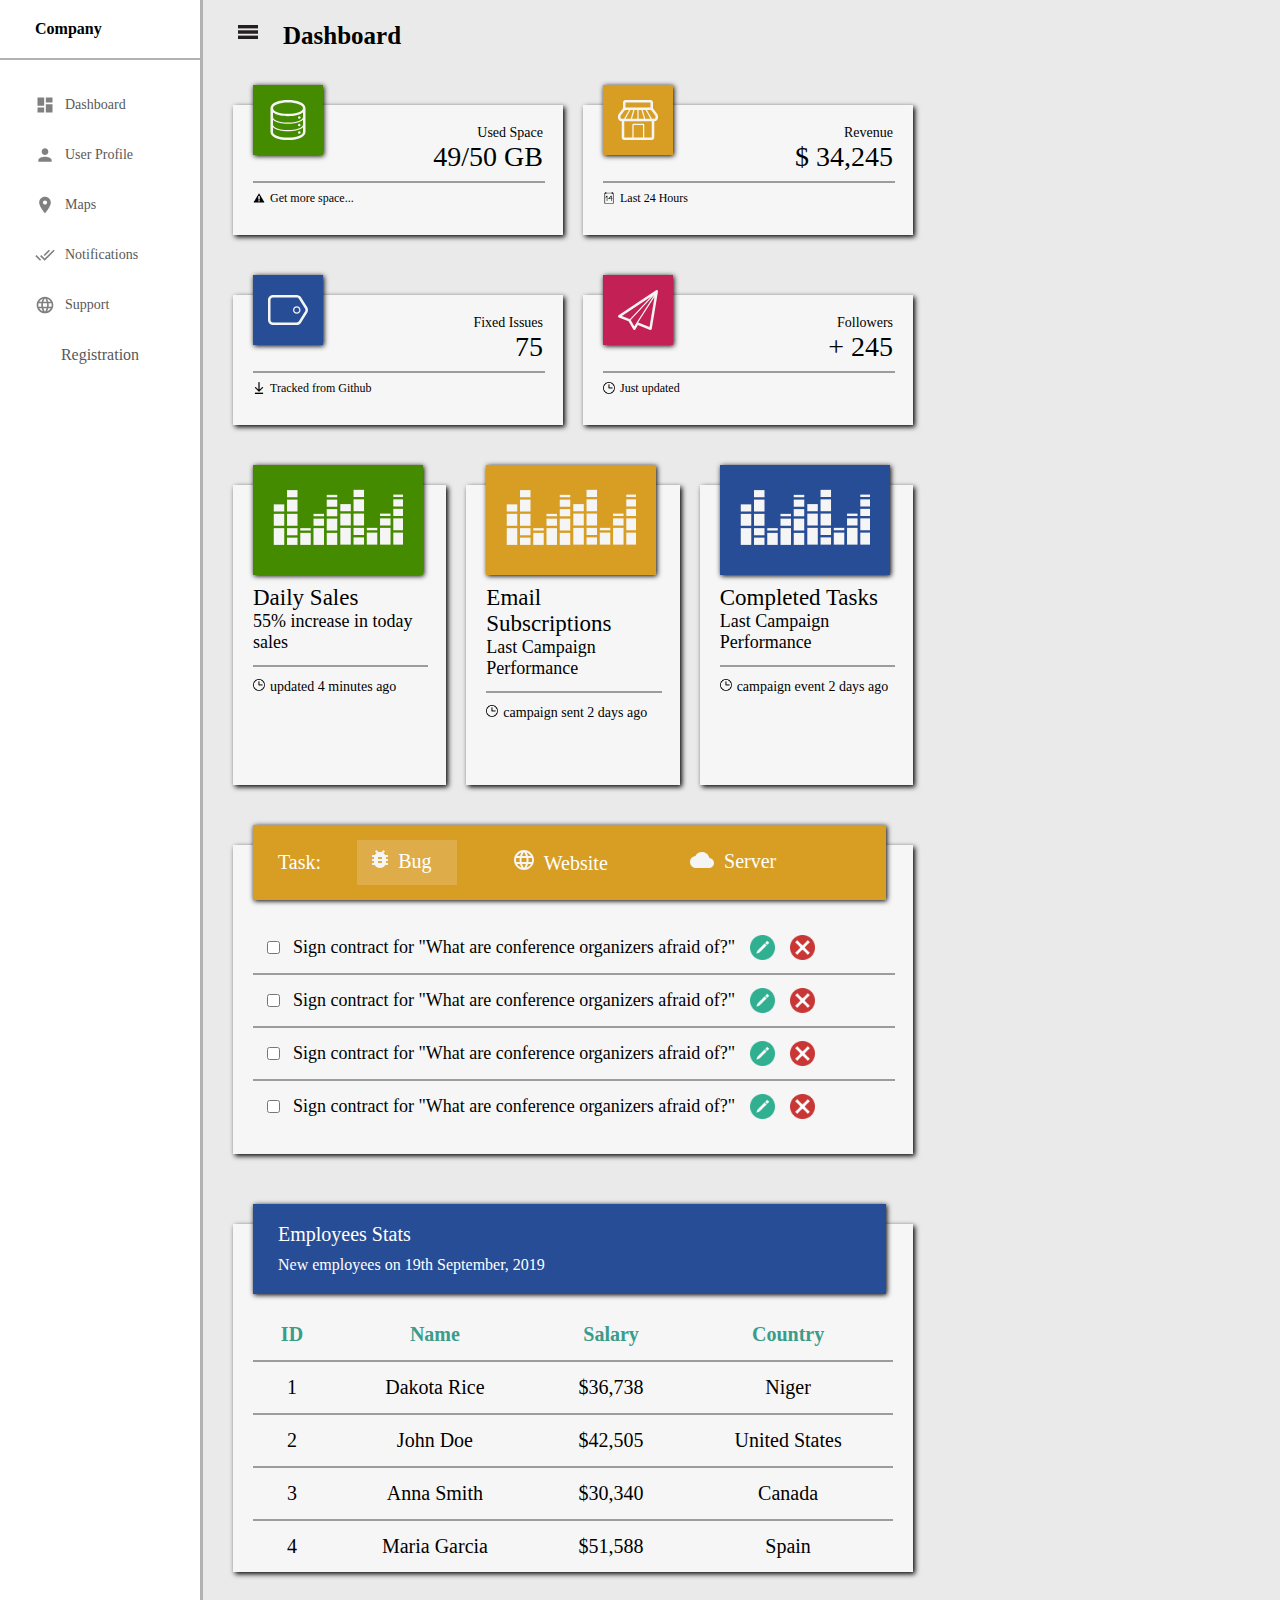
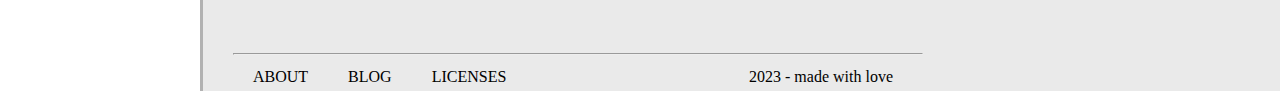
<file: index.html>
<!DOCTYPE html>
<html lang="en">

<head>
   <meta charset="UTF-8">
   <meta name="viewport" content="width=device-width, initial-scale=1.0">
   <link rel="stylesheet" href="css/dashboard.css">
   <title>Document</title> 
</head>

<body>
   <div class="box_left">
      <div class="Company">Company</div>
      <a href="index.html">
         <div class="menu">
            <img class="image_menu" src="img/dashboard_gray.svg" name="dashboard" alt="dashboard_gray">
            <span class="menu_span">Dashboard</span>
         </div>
      </a>
      <a href="user_profile.html">
         <div class="menu">
            <img class="image_menu" src="img/account_gray.svg" name="account" alt="account_gray">
            <span class="menu_span">User Profile</span>
         </div>
      </a>
      <a href="#">
         <div class="menu">
            <img class="image_menu" src="img/map_gray.svg" alt="map_gray">
            <span class="menu_span">Maps</span>
         </div>
      </a>
      <a href="#">
         <div class="menu">
            <img class="image_menu" src="img/notify_gray.svg" alt="notify_gray">
            <span class="menu_span">Notifications</span>
         </div>
      </a>
      <a href="#">
         <div class="menu">
            <img class="image_menu" src="img/support_gray.svg" alt="support_gray">
            <span class="menu_span">Support</span>
         </div>
      </a>
      <a href="registration.html">
         <div class="menu registration">
            <span>Registration</span>
         </div>
      </a>
   </div>

   <div class="box_right">

      <header>
         <div><img src="img/menu.png" alt="menu">Dashboard</div>
      </header>

      <div class="box1">
         <div class="above1_box1">
            <div class="element1">
               <div class="margin">
                  <div class="square1">
                     <img class="image_photo1" src="img/data_white.svg" alt="data_white">
                  </div>
               </div>
               <div class="text_right">
                  <div class="text_1">Used Space</div>
                  <div class="text_2">49/50 GB</div>
               </div>
               <hr class="line">
               <div class="text_3">
                  <img class="image_photo2" src="img/alert.png" alt="alert">Get more space...
               </div>
            </div>

            <div class="element1">
               <div class="margin">
                  <div class="square2">
                     <img class="image_photo1" src="img/shop_white.svg" alt="shop_white">
                  </div>
               </div>
               <div class="text_right">
                  <div class="text_1">Revenue</div>
                  <div class="text_2">$ 34,245</div>
               </div>
               <hr class="line">
               <div class="text_3">
                  <img class="image_photo2" src="img/calendar.png" alt="calendar">Last 24 Hours
               </div>
            </div>
         </div>

         <div class="above2_box1">
            <div class="element1">
               <div class="margin">
                  <div class="square3">
                     <img class="image_photo1" src="img/tag_white.svg" alt="tag_white">
                  </div>
               </div>
               <div class="text_right">
                  <div class="text_1">Fixed Issues</div>
                  <div class="text_2">75</div>
               </div>
               <hr class="line">
               <div class="text_3">
                  <img class="image_photo2" src="img/down.png" alt="down">Tracked from Github
               </div>
            </div>

            <div class="element1">
               <div class="margin">
                  <div class="square4">
                     <img class="image_photo1" src="img/paperplane_white.svg" alt="paperplane_white">
                  </div>
               </div>
               <div class="text_right">
                  <div class="text_1">Followers</div>
                  <div class="text_2">+ 245</div>
               </div>
               <hr class="line">
               <div class="text_3">
                  <img class="image_photo2" src="img/time.png" alt="time">Just updated
               </div>
            </div>
         </div>
      </div>

      <div class="box2">
         <div class="element2">
            <div class="margin2">
               <img class="image_photo3" src="img/graphics.svg" alt="graphics">
            </div>

            <div class="text_4">Daily Sales</div>
            <div class="text_5">55% increase in today sales</div>
            <hr class="line2">

            <div class="text_6">
               <img class="image_photo2" src="img/time.png" alt="time">updated 4 minutes ago
            </div>
         </div>

         <div class="element2_margin_top element2">
            <div class="margin3">
               <img class="image_photo3" src="img/graphics.svg" alt="graphics">
            </div>

            <div class="text_4">Email Subscriptions</div>
            <div class="text_5">Last Campaign Performance</div>
            <hr class="line2">

            <div class="text_6">
               <img class="image_photo2" src="img/time.png" alt="time">campaign sent 2 days ago
            </div>
         </div>

         <div class="element2_margin_top element2">
            <div class="margin4">
               <img class="image_photo3" src="img/graphics.svg" alt="graphics">
            </div>

            <div class="text_4">Completed Tasks</div>
            <div class="text_5">Last Campaign Performance</div>
            <hr class="line2">

            <div class="text_6">
               <img class="image_photo2" src="img/time.png" alt="time">campaign event 2 days ago
            </div>
         </div>

      </div>
      <div class="box3">
         <div class="element3">
            <div class="margin5">
               <div class="square5">
                  Task:
                  <div class="submenu">
                     <div class="submenu_svg1">
                        <div><img src="img/bug.svg" alt=""><span class="text_7">Bug</span></div>
                     </div>
                     <div class="submenu_svg2">
                        <div><img src="img/web.svg" alt=""><span class="text_7">Website</span></div>
                     </div>
                     <div class="submenu_svg2">
                        <div><img src="img/cloud.svg" alt=""><span class="text_7">Server</span></div>
                     </div>
                  </div>
               </div>
            </div>

            <div class="task_box">
               <div class="task">
                  <label><input type="checkbox" name="Checkbox2" value="option2">
                     <span class="task_text">Sign contract for "What are conference organizers afraid of?"</span>
                     <div class="task_photo">
                        <img src="img/edit.png" alt="edit">
                     </div>
                     <div class="task_photo">
                        <img src="img/remove.png" alt="remove">
                     </div>
                  </label>
               </div>
               <hr class="line">
               <div class="task">
                  <label><input type="checkbox" name="Checkbox2" value="option2">
                     <span class="task_text">Sign contract for "What are conference organizers afraid of?"</span>
                     <div class="task_photo">
                        <img src="img/edit.png" alt="edit">
                     </div>
                     <div class="task_photo">
                        <img src="img/remove.png" alt="remove">
                     </div>
                  </label>
               </div>
               <hr class="line">
               <div class="task">
                  <label><input type="checkbox" name="Checkbox2" value="option2">
                     <span class="task_text">Sign contract for "What are conference organizers afraid of?"</span>
                     <div class="task_photo">
                        <img src="img/edit.png" alt="edit">
                     </div>
                     <div class="task_photo">
                        <img src="img/remove.png" alt="remove">
                     </div>
                  </label>
               </div>
               <hr class="line">
               <div class="task">
                  <label><input type="checkbox" name="Checkbox2" value="option2">
                     <span class="task_text">Sign contract for "What are conference organizers afraid of?"</span>
                     <div class="task_photo">
                        <img src="img/edit.png" alt="edit">
                     </div>
                     <div class="task_photo">
                        <img src="img/remove.png" alt="remove">
                     </div>
                  </label>
               </div>
            </div>
         </div>

         <div class="element3 element3_margintop">
            <div class="margin6">
               <div class="square6">
                  <div>Employees Stats</div>
                  <div class="text_8">New employees on 19th September, 2019</div>
               </div>
            </div>
            <table>
               <thead>
                  <tr>
                     <th>ID</th>
                     <th>Name</th>
                     <th>Salary</th>
                     <th>Country</th>
                  </tr>
               </thead>
               <tbody>
                  <tr>
                     <td>1</td>
                     <td>Dakota Rice</td>
                     <td>$36,738</td>
                     <td>Niger</td>
                  </tr>
                  <tr>
                     <td>2</td>
                     <td>John Doe</td>
                     <td>$42,505</td>
                     <td>United States</td>
                  </tr>
                  <tr>
                     <td>3</td>
                     <td>Anna Smith</td>
                     <td>$30,340</td>
                     <td>Canada</td>
                  </tr>
                  <tr>
                     <td>4</td>
                     <td>Maria Garcia</td>
                     <td>$51,588</td>
                     <td>Spain</td>
                  </tr>
               </tbody>
            </table>
         </div>
      </div>

      <div class="push"></div>

      <footer>
         <hr>
         <div class="footer_row">
            <div class="footer_left">
               <div class="button">ABOUT</div>
               <div class="button">BLOG</div>
               <div class="button">LICENSES</div>
            </div>
            <div class="footer_right">2023 - made with love</div>
         </div>
      </footer>
   </div>
</body>

</html>
</file>
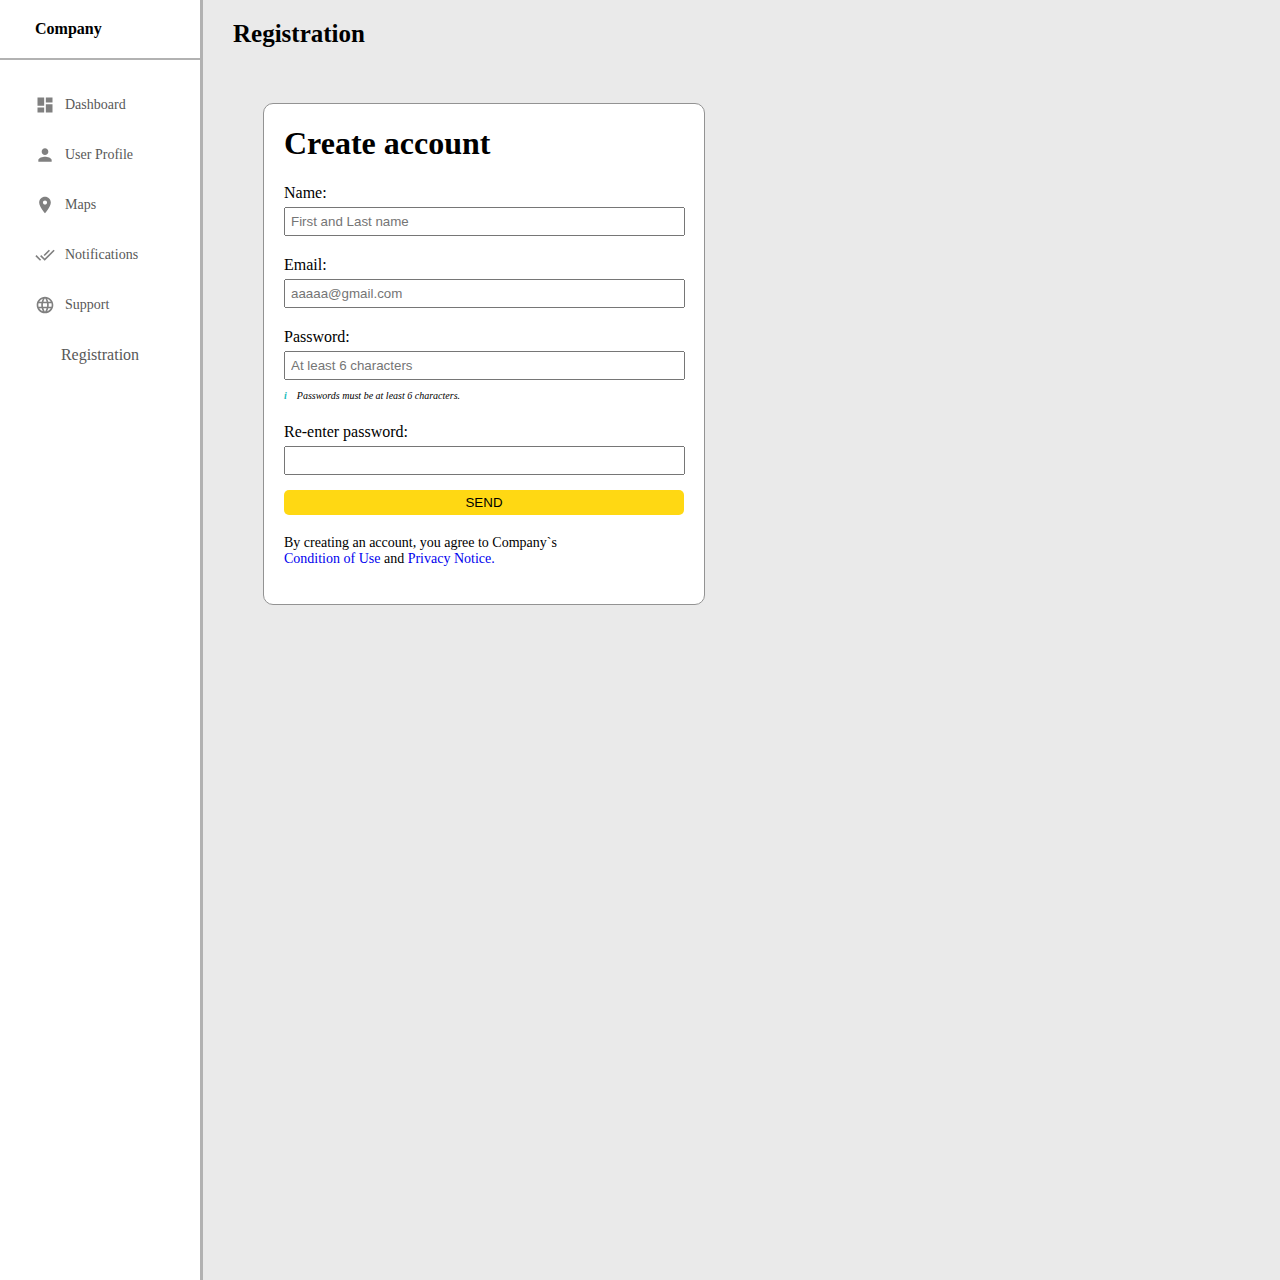
<file: registration.html>
<!DOCTYPE html>
<html lang="en">

<head>
   <meta charset="UTF-8">
   <meta name="viewport" content="width=device-width, initial-scale=1.0">
   <link rel="stylesheet" href="css/registration.css">
   <title>Document</title>
</head>

<body>
   <div class="box_left">
      <div class="Company">Company</div>
      <a href="index.html">
         <div class="menu">
            <img class="image_menu" src="img/dashboard_gray.svg" name="dashboard" alt="dashboard_gray">
            <span class="menu_span">Dashboard</span>
         </div>
      </a>
      <a href="user_profile.html">
         <div class="menu">
            <img class="image_menu" src="img/account_gray.svg" name="account" alt="account_gray">
            <span class="menu_span">User Profile</span>
         </div>
      </a>
      <a href="#">
         <div class="menu">
            <img class="image_menu" src="img/map_gray.svg" alt="map_gray">
            <span class="menu_span">Maps</span>
         </div>
      </a>
      <a href="#">
         <div class="menu">
            <img class="image_menu" src="img/notify_gray.svg" alt="notify_gray">
            <span class="menu_span">Notifications</span>
         </div>
      </a>
      <a href="#">
         <div class="menu">
            <img class="image_menu" src="img/support_gray.svg" alt="support_gray">
            <span class="menu_span">Support</span>
         </div>
      </a>
      <a href="registration.html">
         <div class="menu registration">
            <span>Registration</span>
         </div>
      </a>
   </div>

   <main>
      <header>
         <div><img src="/img/menu.png" alt="menu">Registration</div>
      </header>
      <div class="center">
         <div class="box">
            <h1>Create account</h1>
            <form method="get">
               <label>Name:
                  <input type="text" name="myname" placeholder="First and Last name" id="name" pattern="^[a-zA-Z]+$">
               </label>
               <label>Email:
                  <input type="email" name="email" placeholder="aaaaa@gmail.com"
                     pattern="^(\w{5,}@)(([a-z]|[A-Z]){3,5})(\.[a-z]{2,5})$" />
               </label>
               <label>Password:
                  <input type="password" name="pass" placeholder="At least 6 characters" minlength="6"
                     maxlength="100" />
                  <div><i><b>i</b>Passwords must be at least 6 characters.</i></div>
               </label>
               <label>Re-enter password:
                  <input type="password" name="Re_enter_pass" minlength="6" maxlength="100" />
               </label>
               <div><input class="button" type="submit" value="SEND" /></div>
            </form>
            <div class="inform1">By creating an account, you agree to Company`s</div>
            <div class="inform1"><a href="#">Condition of Use</a> and <a href="#">Privacy Notice.</a></div>
         </div>
      </div>
   </main>


</body>

</html>
</file>
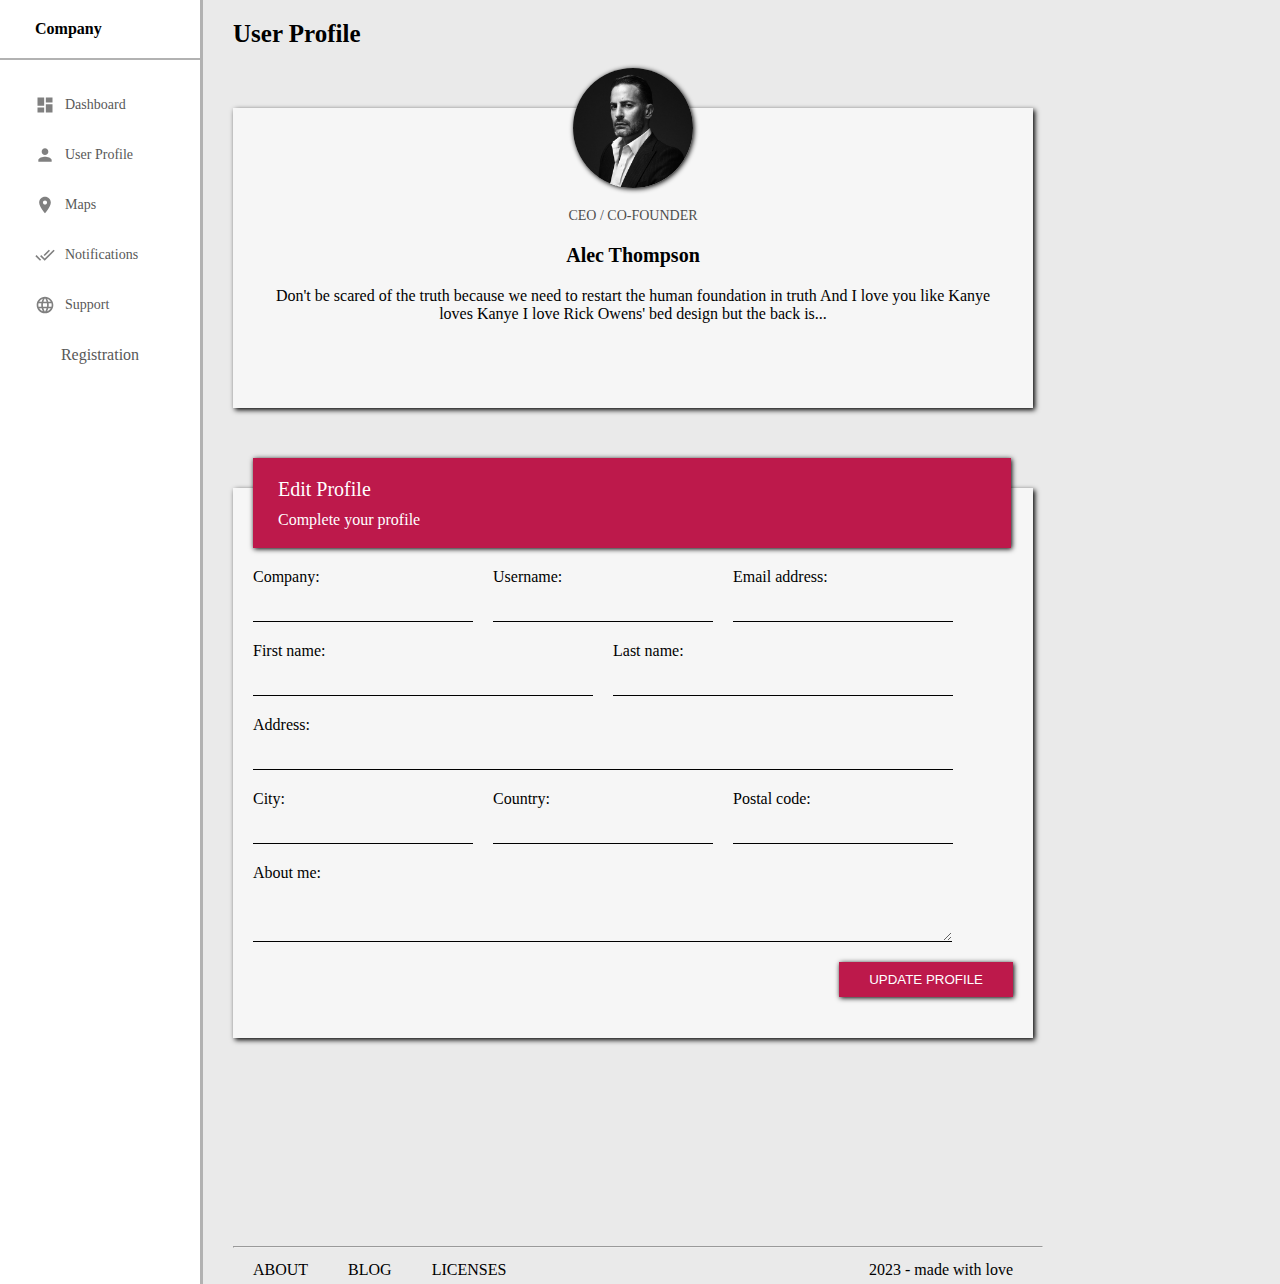
<file: user_profile.html>
<!DOCTYPE html>
<html lang="en">

<head>
   <meta charset="UTF-8">
   <meta name="viewport" content="width=device-width, initial-scale=1.0">
   <link rel="stylesheet" href="css/user_profile.css">
   <title>Document</title>
</head>

<body>
   <div class="box_left">
      <div class="Company">Company</div>
      <a href="index.html">
         <div class="menu">
            <img class="image_menu" src="img/dashboard_gray.svg" name="dashboard" alt="dashboard_gray">
            <span class="menu_span">Dashboard</span>
         </div>
      </a>
      <a href="user_profile.html">
         <div class="menu">
            <img class="image_menu" src="img/account_gray.svg" name="account" alt="account_gray">
            <span class="menu_span">User Profile</span>
         </div>
      </a>
      <a href="#">
         <div class="menu">
            <img class="image_menu" src="img/map_gray.svg" alt="map_gray">
            <span class="menu_span">Maps</span>
         </div>
      </a>
      <a href="#">
         <div class="menu">
            <img class="image_menu" src="img/notify_gray.svg" alt="notify_gray">
            <span class="menu_span">Notifications</span>
         </div>
      </a>
      <a href="#">
         <div class="menu">
            <img class="image_menu" src="img/support_gray.svg" alt="support_gray">
            <span class="menu_span">Support</span>
         </div>
      </a>
      <a href="registration.html">
         <div class="menu registration">
            <span>Registration</span>
         </div>
      </a>
   </div>

   <div class="box_right">

      <header>
         <div><img src="img/menu.png" alt="menu">User Profile</div>
      </header>

      <div class="box1">

         <div class="element1">
            <div class="margin1">
               <div class="square1">
                  <div>Edit Profile</div>
                  <div class="text_1">Complete your profile</div>
               </div>
            </div>
            <form method="get">
               <div class="form_box1">
                  <label>Company:
                     <input type="text" pattern="^[a-zA-Z]+$">
                  </label>
                  <label>Username:
                     <input type="text" pattern="^[a-zA-Z]+$">
                  </label>
                  <label>Email address:
                     <input type="email" pattern="^(\w{5,}@)(([a-z]|[A-Z]){3,5})(\.[a-z]{2,5})$">
                  </label>
               </div>

               <div class="form_box2">
                  <label>First name:
                     <input type="text" pattern="^[a-zA-Z]+$">
                  </label>
                  <label>Last name:
                     <input type="text" pattern="^[a-zA-Z]+$">
                  </label>
               </div>

               <div class="form_box3">
                  <label>Address:
                     <input type="text">
                  </label>
               </div>

               <div class="form_box1">
                  <label>City:
                     <input type="text" pattern="^[a-zA-Z]+$">
                  </label>
                  <label>Country:
                     <input type="text" pattern="^[a-zA-Z]+$">
                  </label>
                  <label>Postal code:
                     <input type="text">
                  </label>
               </div>

               <div class="form_box4">
                  <label>About me:<textarea rows="3" cols="50" maxlength="500"></textarea></label>
               </div>

               <div class="form_button"><input type="submit" value="UPDATE PROFILE" /></div>

            </form>
         </div>

         <div class="element2">
            <div class="margin2">
               <img src="img/marc.jpg" alt="marc_photo">
            </div>
            <div class="text_center">
               <div class="text_2">CEO / CO-FOUNDER</div>
               <div class="text_3"><b>Alec Thompson</b></div>
               <div class="text_4">Don't be scared of the truth because we need to restart the human foundation in truth
                  And I love you like Kanye loves Kanye I love Rick Owens' bed design but the back is...</div>
            </div>
         </div>
      </div>

      <div class="push"></div>

      <footer>
         <hr>
         <div class="footer_row">
            <div class="footer_left">
               <div class="button">ABOUT</div>
               <div class="button">BLOG</div>
               <div class="button">LICENSES</div>
            </div>
            <div class="footer_right">2023 - made with love</div>
         </div>
      </footer>
   </div>
</body>

</html>
</file>
<file: css/dashboard.css>
body {
   min-height: 100vh;
   margin: 0;
   padding: 0;
   font-family: 'Segoe UI';
   display: flex;
}

.box_left {
   min-width: 200px;
   min-height: 100%;
   border-right: 3px solid rgba(0, 0, 0, 0.3);
}

.box_left a {
   text-decoration: none;
}

.Company {
   padding: 20px 0px 20px 35px;
   font-weight: 700;
   margin-bottom: 20px;
   border-bottom: 2px solid rgba(0, 0, 0, 0.3);
}

.image_menu {
   width: 20px;
   margin-left: 10px;
}

.menu {
   display: flex;
   align-items: center;
   width: 75%;
   height: 40px;
   margin: 0px 20px 0px 20px;
   padding: 5px;
   color: rgb(88, 88, 88);
}

.menu:hover {
   background: rgb(152, 28, 70);
   color: white;
}

.menu_span {
   font-size: 14px;
   margin-left: 10px;
}

.box_right {
   min-height: 100vh;
   background-color: rgb(234, 234, 234);
   flex: 1;
   padding: 0px 30px 0px 30px;
}

.box1 {
   display: flex;
   justify-content: space-between;
   width: 1160px;
   height: 130px;
   gap: 20px;
}

.element1 {
   width: 290px;
   height: 130px;
   background-color: rgb(246, 246, 246);
   box-shadow: 2px 2px 5px rgb(0, 0, 0);
   padding-left: 20px;
   padding-right: 20px;
}

.square1,
.square2,
.square3,
.square4 {
   width: 70px;
   height: 70px;
   display: flex;
   justify-content: center;
   box-shadow: 1px 1px 5px rgb(0, 0, 0);
}

.square1 {
   background-color: rgb(68, 139, 0);
}

.square2 {
   background-color: rgb(216, 158, 36);
}

.square3 {
   background-color: rgb(39, 77, 151);
}

.square4 {
   background-color: rgb(195, 32, 86);
}

.image_photo1 {
   width: 40px;
}

.image_photo2 {
   width: 12px;
   margin-right: 5px;
}

.margin {
   margin-top: -20px;
   position: absolute;
}

.text_right {
   width: 100%;
   display: flex;
   flex-direction: column;
   justify-content: flex-end;
   margin-top: 20px;
}

.text_1 {
   display: flex;
   justify-content: flex-end;
   font-size: 14px;
}

.text_2 {
   display: flex;
   justify-content: flex-end;
   font-size: 28px;
}

.text_3 {
   font-size: 12px;
   display: flex;
   align-items: center;
}

.line {
   width: 100%;
   border: 1px solid rgb(156, 156, 156);
}

.box2 {
   margin-top: 60px;
   display: flex;
   justify-content: space-between;
   width: 1160px;
   height: 300px;
   gap: 20px;
}

.element2 {
   width: 386px;
   height: 300px;
   background-color: rgb(246, 246, 246);
   box-shadow: 2px 2px 5px rgb(0, 0, 0);
   padding-left: 20px;
   padding-right: 20px;
}

.margin2,
.margin3,
.margin4 {
   margin: -20px 0px 0px 0px;
   padding: 20px;
   width: 295px;
   margin-bottom: 10px;
   box-shadow: 1px 1px 5px rgb(0, 0, 0);
}

.margin2 {
   background-color: rgb(68, 139, 0);
}

.margin3 {
   background-color: rgb(216, 158, 36);
}

.margin4 {
   background-color: rgb(39, 77, 151);
}

.image_photo3 {
   width: 295px;
}

.text_4 {
   font-size: 23px;
}

.text_5 {
   font-size: 18px;
}

.text_6 {
   font-size: 14px;
}

.line2 {
   width: 100%;
   border: 1px solid rgb(156, 156, 156);
   margin: 12px 0px 12px 0px;
}

.registration {
   display: flex;
   justify-content: center;
   align-items: center;
}

.registration:hover {
   background-color: rgb(68, 139, 0);
}

.box3 {
   margin-top: 60px;
   display: flex;
   justify-content: space-between;
   width: 1160px;
   height: 400px;
   gap: 20px;
}

.element3 {
   width: 580px;
   height: 400px;
   background-color: rgb(246, 246, 246);
   box-shadow: 2px 2px 5px rgb(0, 0, 0);
   padding-left: 20px;
   padding-right: 20px;
}

.square5 {
   width: 95%;
   height: 75px;
   display: flex;
   align-items: center;
   padding-left: 25px;
   box-shadow: 1px 1px 5px rgb(0, 0, 0);
   background-color: rgb(216, 158, 36);
   color: white;
}

.margin5 {
   margin-top: -20px;
   font-size: 20px;
}

.submenu {
   display: flex;
   justify-content: space-around;
   width: 80%;
   margin-left: 15px;
}

.text_7 {
   margin: 10px;
}

.submenu_svg1 {
   background-color: rgb(222, 173, 73);
   padding: 10px 15px 10px 15px;
}

.submenu_svg2 {
   padding: 10px 15px 10px 15px;
}

.task label {
   padding: 5px 10px 5px 10px;
   display: flex;
   align-items: center;
   font-size: 18px;
}

.task_text {
   padding-left: 10px;
}

.task_photo {
   padding-left: 15px;
   display: flex;
}

.task_box {
   margin: 30px 0px 30px 0px;
}

.task_photo img {
   width: 25px;
}

.footer_left {
   display: flex;
   align-items: center;
   flex-direction: row;

}

.footer_right {
   display: flex;
   align-items: center;
   justify-content: flex-end;
   width: 100%;
   margin-right: 30px;
}

.button {
   padding: 5px 20px 5px 20px;
}

.button:hover {
   text-decoration: underline;
   cursor: pointer;
}

footer {
   width: 1170px;
}

.footer_row {
   display: flex;
}

.push {
   width: fit-content;
   min-height: 100px;
}

header {
   width: fit-content;
   padding: 20px 0px 20px 0px;
   font-weight: 700;
   font-size: 25px;
   margin-bottom: 35px;
}

header img {
   width: 20px;
   margin-right: 20px;
   padding: 5px;
}

header img:hover {
   border-radius: 5px;
   background-color: aliceblue;
   cursor: pointer;
}

.margin6 {
   margin-top: -20px;
   font-size: 20px;
}

.square6 {
   width: 95%;
   height: 90px;
   display: flex;
   flex-direction: column;
   justify-content: center;
   padding-left: 25px;
   box-shadow: 1px 1px 5px rgb(0, 0, 0);
   background-color: rgb(39, 77, 151);
   color: white;
   gap: 10px;
}

.text_8 {
   font-size: 0.8em;
}

table {
   border-collapse: collapse;
   width: 100%;
   margin-top: 15px;
}

th {
   color: rgb(58, 156, 138);
}

th,
td {
   padding: 14px;
   text-align: center;
   border-bottom: 2px solid rgb(156, 156, 156);
   font-size: 20px;
}

tr:last-child td {
   border-bottom: none;
}

.above1_box1 {
   width: 570px;
   display: flex;
   gap: 20px
}

.above2_box1 {
   width: 570px;
   display: flex;
   gap: 20px
}

input {
   cursor: pointer;
}

@media screen and (min-width: 1400px) {
   header img {
      display: none;
   }
}

@media screen and (min-width: 900px) and (max-width: 1400px) {
   .box1 {
      width: 700px;
      flex-direction: column;
      height: 320px;
      margin-bottom: 30px;
   }

   .above1_box1 {
      width: 700px;
   }

   .above2_box1 {
      width: 700px;
      margin-top: 40px;
   }

   .box2 {
      width: 680px;
      height: 300px;
      gap: 20px;
   }

   .element2 {
      width: 180px;
      height: 300px;
   }

   .margin2,
   .margin3,
   .margin4 {
      width: 130px;
      height: 70px;
   }

   .image_photo3 {
      width: 130px;
   }

   .box3 {
      margin-top: 60px;
      flex-direction: column;
      width: 640px;
   }

   .element3 {
      width: 640px;
   }

   .element3_margintop {
      margin-top: 50px;
   }

   .push {
      min-height: 400px;
   }

   footer {
      width: 690px;
   }
}

@media screen and (min-width: 700px) and (max-width: 900px) {
   .box_left {
      display: none;
   }

   .box1 {
      width: 700px;
      flex-direction: column;
      height: 320px;
      margin-bottom: 30px;
   }

   .above1_box1 {
      width: 700px;
   }

   .above2_box1 {
      width: 700px;
      margin-top: 40px;
   }

   .box2 {
      width: 680px;
      height: 300px;
      gap: 20px;
   }

   .element2 {
      width: 180px;
      height: 300px;
   }

   .margin2,
   .margin3,
   .margin4 {
      width: 130px;
      height: 70px;
   }

   .image_photo3 {
      width: 130px;
   }

   .box3 {
      margin-top: 60px;
      flex-direction: column;
      width: 640px;
   }

   .element3 {
      width: 640px;
   }

   .element3_margintop {
      margin-top: 50px;
   }

   .push {
      min-height: 400px;
   }

   footer {
      width: 690px;
   }
}

@media screen and (max-width: 700px) {
   .box_left {
      display: none;
   }

   .box1 {
      width: 700px;
      flex-direction: column;
      height: 320px;
      margin-bottom: 30px;
   }

   .above1_box1 {
      width: 700px;
   }

   .above2_box1 {
      width: 700px;
      margin-top: 40px;
   }

   .box2 {
      flex-direction: column;
      width: 680px;
      height: 1100px;
   }

   .element2 {
      width: 640px;
      height: 400px;
   }

   .margin2,
   .margin3,
   .margin4 {
      width: 600px;
      height: 170px;
   }

   .image_photo3 {
      width: 600px;
      height: 170px;
   }

   .box3 {
      margin-top: 60px;
      flex-direction: column;
      width: 640px;
   }

   .element3 {
      width: 640px;
   }

   .element3_margintop {
      margin-top: 50px;
   }

   .push {
      min-height: 400px;
   }

   footer {
      width: 690px;
   }

   .element2_margin_top {
      margin-top: 50px;
   }
}
</file>
<file: css/registration.css>
body {
   margin: 0;
   padding: 0;
   font-family: 'Segoe UI';
   display: flex;
}

.center {
   width: 100vw;
}

.box {
   margin: 30px;
   width: 400px;
   height: 480px;
   border: 1px solid rgb(147, 147, 147);
   border-radius: 10px;
   padding: 0px 20px 20px 20px;
   background-color: rgb(255, 255, 255);
}

label input {
   width: 387px;
   padding: 5px;
   margin: 5px 0px 20px 0px;
}

b {
   margin-right: 10px;
   color: rgb(25, 187, 187);
}

i {
   font-size: 10px;
}

form div {
   margin-top: -15px;
   margin-bottom: 20px;
}

.button {
   cursor: pointer;
   border: none;
   border-radius: 5px;
   margin-top: 10px;
   width: 400px;
   padding: 5px;
   background-color: #ffd813;
}

.button:hover {
   background-color: rgb(215, 180, 27);
}

.inform1 {
   font-size: 14px;
}

a {
   text-decoration: none;
}

a:hover {
   text-decoration: underline;
}

.Company {
   padding: 20px 0px 20px 35px;
   font-weight: 700;
   border-bottom: 2px solid rgba(0, 0, 0, 0.3);
   margin-bottom: 20px;
}

.box_left {
   min-width: 200px;
   min-height: 100vw;
   border-right: 3px solid rgba(0, 0, 0, 0.3);
}

.menu {
   display: flex;
   align-items: center;
   width: 75%;
   height: 40px;
   margin: 0px 20px 0px 20px;
   padding: 5px;
   color: rgb(88, 88, 88);
}

.menu:hover {
   background: rgb(152, 28, 70);
   color: white;
}

.menu_span {
   font-size: 14px;
   margin-left: 10px;
}

.image_menu {
   width: 20px;
   margin-left: 10px;
}

.box_left a {
   text-decoration: none;
}

.registration {
   display: flex;
   justify-content: center;
   align-items: center;
}

.registration:hover {
   background-color: rgb(68, 139, 0);
}

label {
   cursor: pointer;
}

input:focus,
textarea:focus {
   outline: none;
}

main {
   min-width: 100vw;
   min-height: 100vh;
   background-color: rgb(234, 234, 234);
   padding: 0px 30px 0px 30px;
}

header {
   width: fit-content;
   padding: 20px 0px 20px 0px;
   font-weight: 700;
   font-size: 25px;
   margin-bottom: 35px;
}

header img {
   width: 20px;
   margin-right: 20px;
   padding: 5px;
}

header img:hover {
   border-radius: 5px;
   background-color: aliceblue;
   cursor: pointer;
}

@media screen and (min-width: 700px) {
   header img {
      display: none;
   }
}

@media screen and (max-width: 700px) {
   .box_left {
      display: none;
   }

   .center {
      min-height: 100vh;
   }

   main {
      padding: 0px 10px;
   }
}

@media screen and (max-width: 600px) {
   .box {
      width: 350px;
   }

   label input {
      width: 337px;
   }

   .button {
      width: 350px;
   }
}
</file>
<file: css/user_profile.css>
body {
   min-height: 100vh;
   margin: 0;
   padding: 0;
   font-family: 'Segoe UI';
   display: flex;
}

.box_left {
   min-width: 200px;
   min-height: 100%;
   border-right: 3px solid rgba(0, 0, 0, 0.3);
}

.box_left a {
   text-decoration: none;
}

.Company {
   padding: 20px 0px 20px 35px;
   font-weight: 700;
   border-bottom: 2px solid rgba(0, 0, 0, 0.3);
   margin-bottom: 20px;
}

.image_menu {
   width: 20px;
   margin-left: 10px;
}

.menu {
   display: flex;
   align-items: center;
   width: 75%;
   height: 40px;
   margin: 0px 20px 0px 20px;
   padding: 5px;
   color: rgb(88, 88, 88);
}

.menu:hover {
   background: rgb(152, 28, 70);
   color: white;
}

.menu_span {
   font-size: 14px;
   margin-left: 10px;
}

.box_right {
   min-height: 100vh;
   background-color: rgb(234, 234, 234);
   flex: 1;
   padding: 0px 30px 0px 30px;
}

.registration {
   display: flex;
   justify-content: center;
   align-items: center;
}

.registration:hover {
   background-color: rgb(68, 139, 0);
}

.box1 {
   margin-top: 40px;
   display: flex;
   justify-content: space-between;
   width: fit-content;
   height: 550px;
   gap: 20px;
}

.element1 {
   width: 760px;
   height: 550px;
   background-color: rgb(246, 246, 246);
   box-shadow: 2px 2px 5px rgb(0, 0, 0);
   padding-left: 20px;
   padding-right: 20px;
}

.footer_left {
   display: flex;
   align-items: center;
   flex-direction: row;
}

.footer_right {
   display: flex;
   align-items: center;
   justify-content: flex-end;
   width: 100%;
   margin-right: 30px;
}

.button {
   padding: 5px 20px 5px 20px;
}

.button:hover {
   text-decoration: underline;
   cursor: pointer;
}

footer {
   width: 1280px;
}

.footer_row {
   display: flex;
}

.push {
   width: fit-content;
   min-height: 500px;
}

header {
   width: fit-content;
   padding: 20px 0px 20px 0px;
   font-weight: 700;
   font-size: 25px;
   margin-bottom: 35px;
}

.margin1 {
   margin-top: -30px;
   font-size: 20px;
}

.square1 {
   width: 96.5%;
   height: 90px;
   display: flex;
   flex-direction: column;
   justify-content: center;
   padding-left: 25px;
   box-shadow: 1px 1px 5px rgb(0, 0, 0);
   background-color: rgb(189, 25, 75);
   color: white;
   gap: 10px;
}

.text_1 {
   font-size: 0.8em;
}

.element2 {
   width: 400px;
   height: 300px;
   background-color: rgb(246, 246, 246);
   box-shadow: 2px 2px 5px rgb(0, 0, 0);
   padding-left: 25px;
   padding-right: 25px;
}

.margin2 {
   display: flex;
   justify-content: center;
   align-items: center;
   margin-top: -40px;
   font-size: 20px;
}

.element2 img {
   width: 120px;
   border-radius: 50%;
   box-shadow: 1px 1px 5px rgb(0, 0, 0);
}

.text_center {
   text-align: center;
}

.text_2 {
   opacity: 0.7;
   font-size: 14px;
}

.text_3 {
   font-size: 20px;
}

.text_2,
.text_3,
.text_4 {
   margin-top: 20px;
}

.form_box1 input {
   display: flex;
   border: none;
   border-bottom: 1px solid black;
   background-color: rgb(246, 246, 246);
   width: 210px;
   margin-top: 10px;
}

.form_box1 {
   display: flex;
   gap: 20px;
   margin-top: 20px;
   margin-bottom: 20px;
}

.form_box2 {
   display: flex;
   gap: 20px;
   margin-top: 20px;
   margin-bottom: 20px;
}

.form_box2 input {
   display: flex;
   border: none;
   border-bottom: 1px solid black;
   background-color: rgb(246, 246, 246);
   width: 330px;
   margin-top: 10px;
}

.form_box3 {
   display: flex;
   margin-top: 20px;
   margin-bottom: 20px;
}

.form_box3 input {
   display: flex;
   border: none;
   border-bottom: 1px solid black;
   background-color: rgb(246, 246, 246);
   width: 690px;
   margin-top: 10px;
}

.form_box4 {
   display: flex;
   margin-top: 20px;
   margin-bottom: 20px;
}

.form_box4 textarea {
   display: flex;
   border: none;
   border-bottom: 1px solid black;
   background-color: rgb(246, 246, 246);
   width: 695px;
   margin-top: 10px;
}

form input {
   padding: 5px;
}

.form_button {
   display: flex;
   justify-content: flex-end;
}

.form_button input {
   border: none;
   background-color: rgb(189, 25, 75);
   color: white;
   padding: 10px 30px 10px 30px;
   box-shadow: 1px 1px 5px rgb(0, 0, 0);
}

.form_button input:hover {
   background-color: rgb(150, 16, 56);
}

label {
   cursor: pointer;
}

input:focus,
textarea:focus {
   outline: none;
}

header img {
   width: 20px;
   margin-right: 20px;
   padding: 5px;
}

header img:hover {
   border-radius: 5px;
   background-color: aliceblue;
   cursor: pointer;
}

@media screen and (min-width: 1000px) {
   header img {
      display: none;
   }
}

@media screen and (min-width: 1000px) and (max-width: 1350px) {
   .box1 {
      flex-direction: column-reverse;
      height: 930px;
   }

   .element2 {
      width: 750px;
   }

   .push {
      min-height: 200px;
   }

   footer {
      width: 810px;
   }
}

@media screen and (min-width: 0px) and (max-width: 1000px) {
   .box1 {
      flex-direction: column-reverse;
      height: 930px;
   }

   .element2 {
      width: 750px;
   }

   .box_left {
      display: none;
   }

   .push {
      min-height: 200px;
   }

   footer {
      width: 810px;
   }
}
</file>
